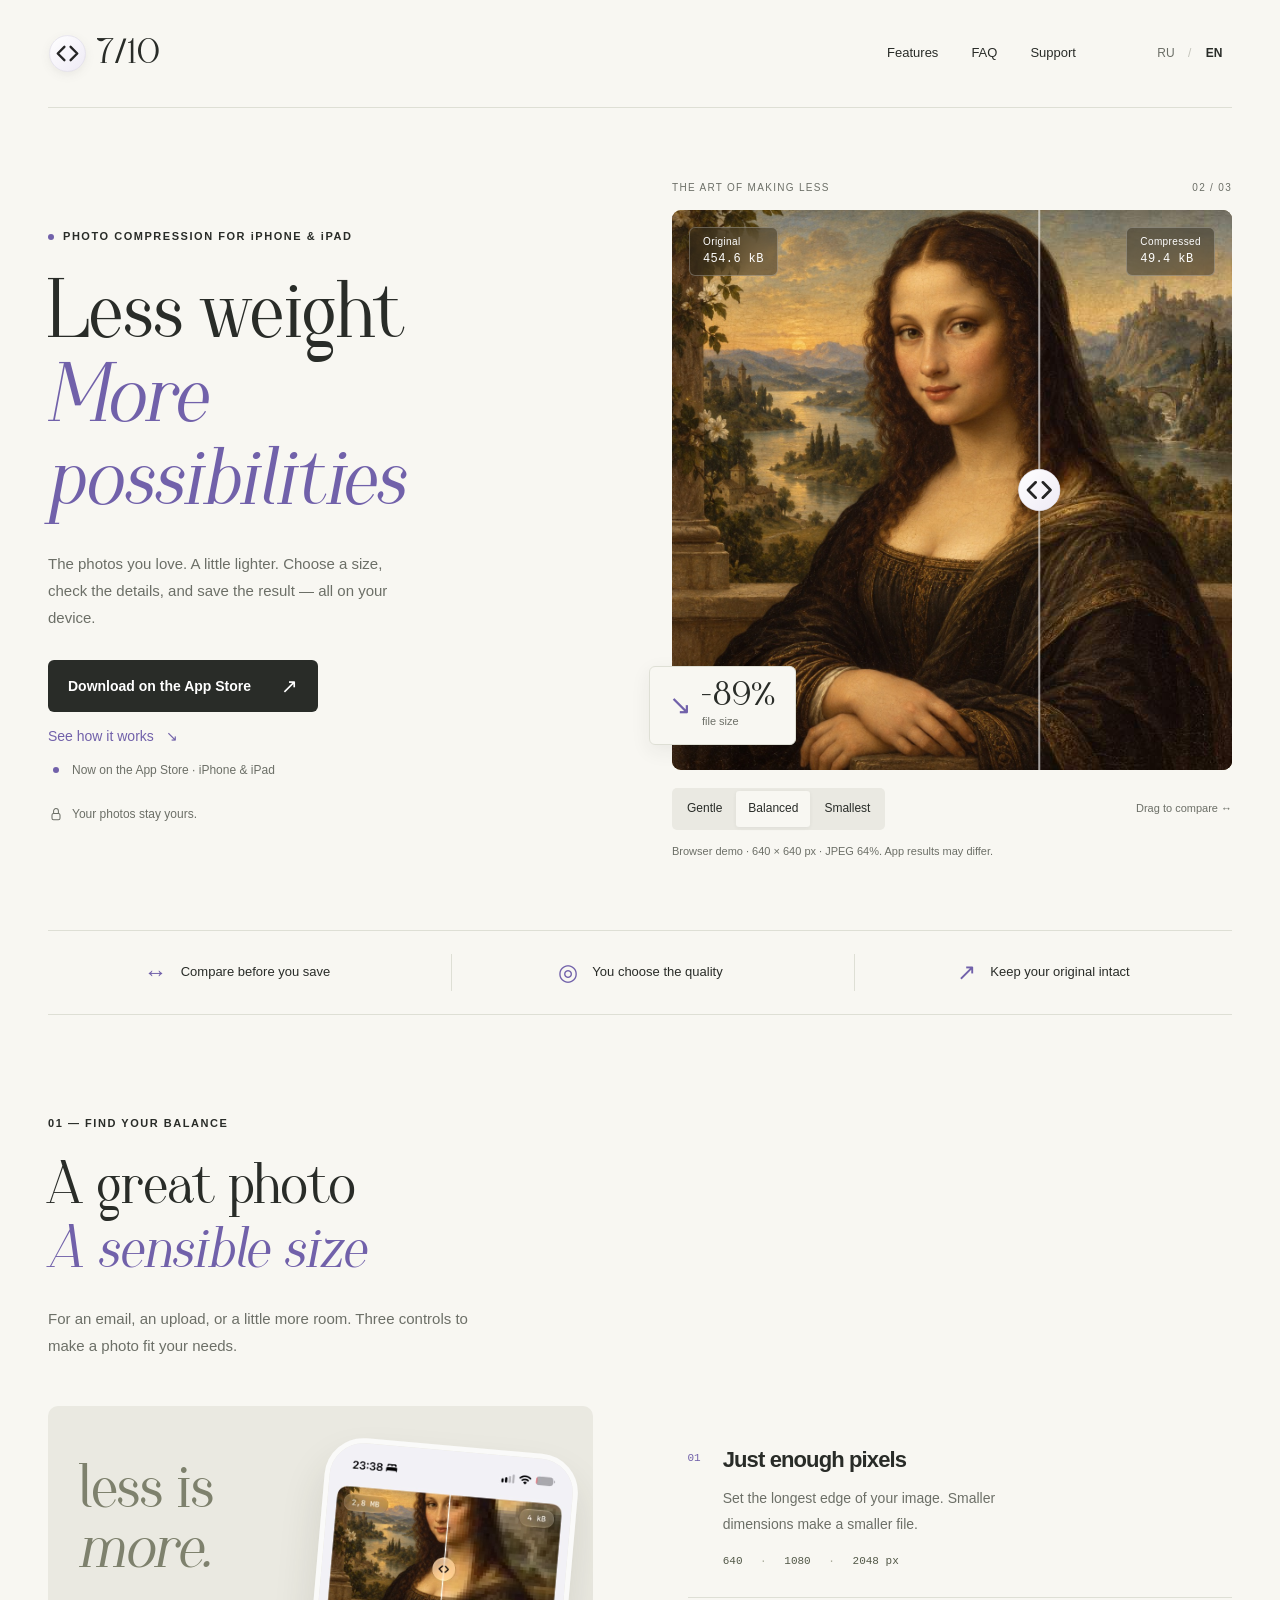
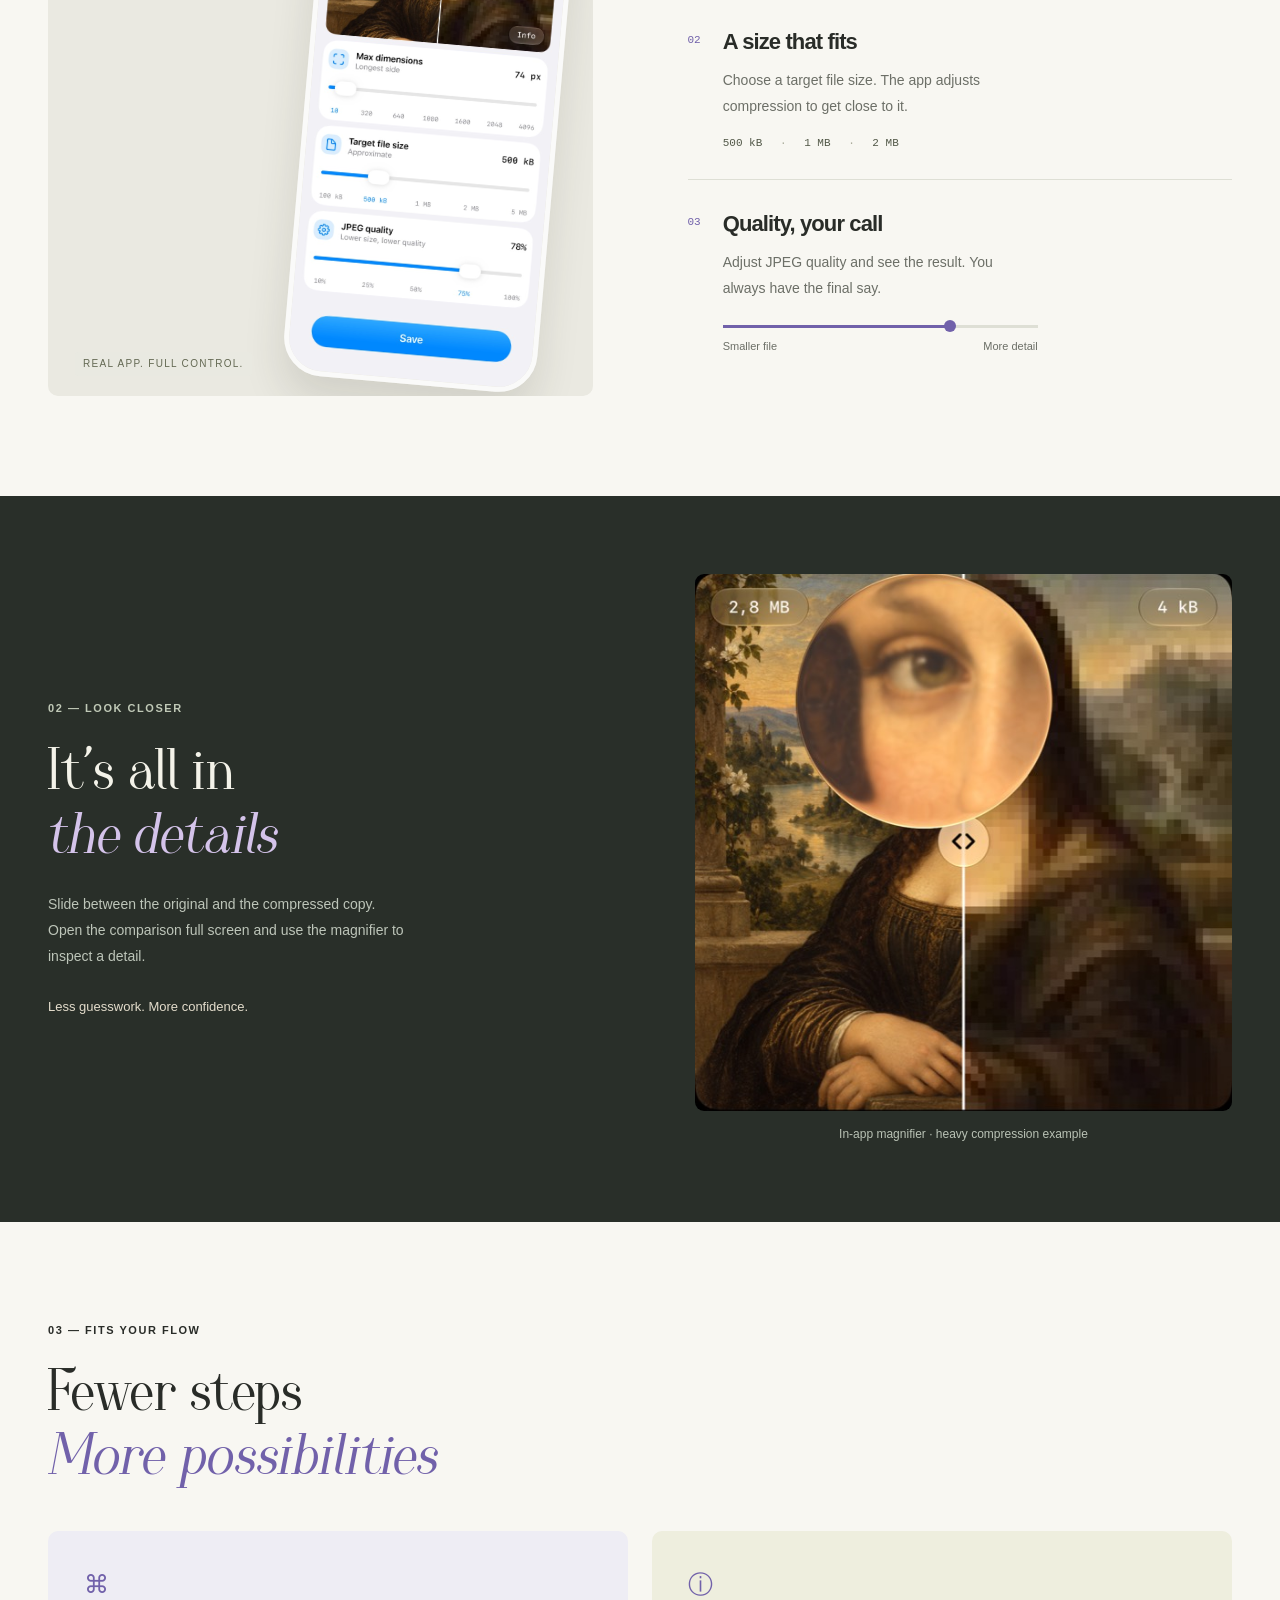
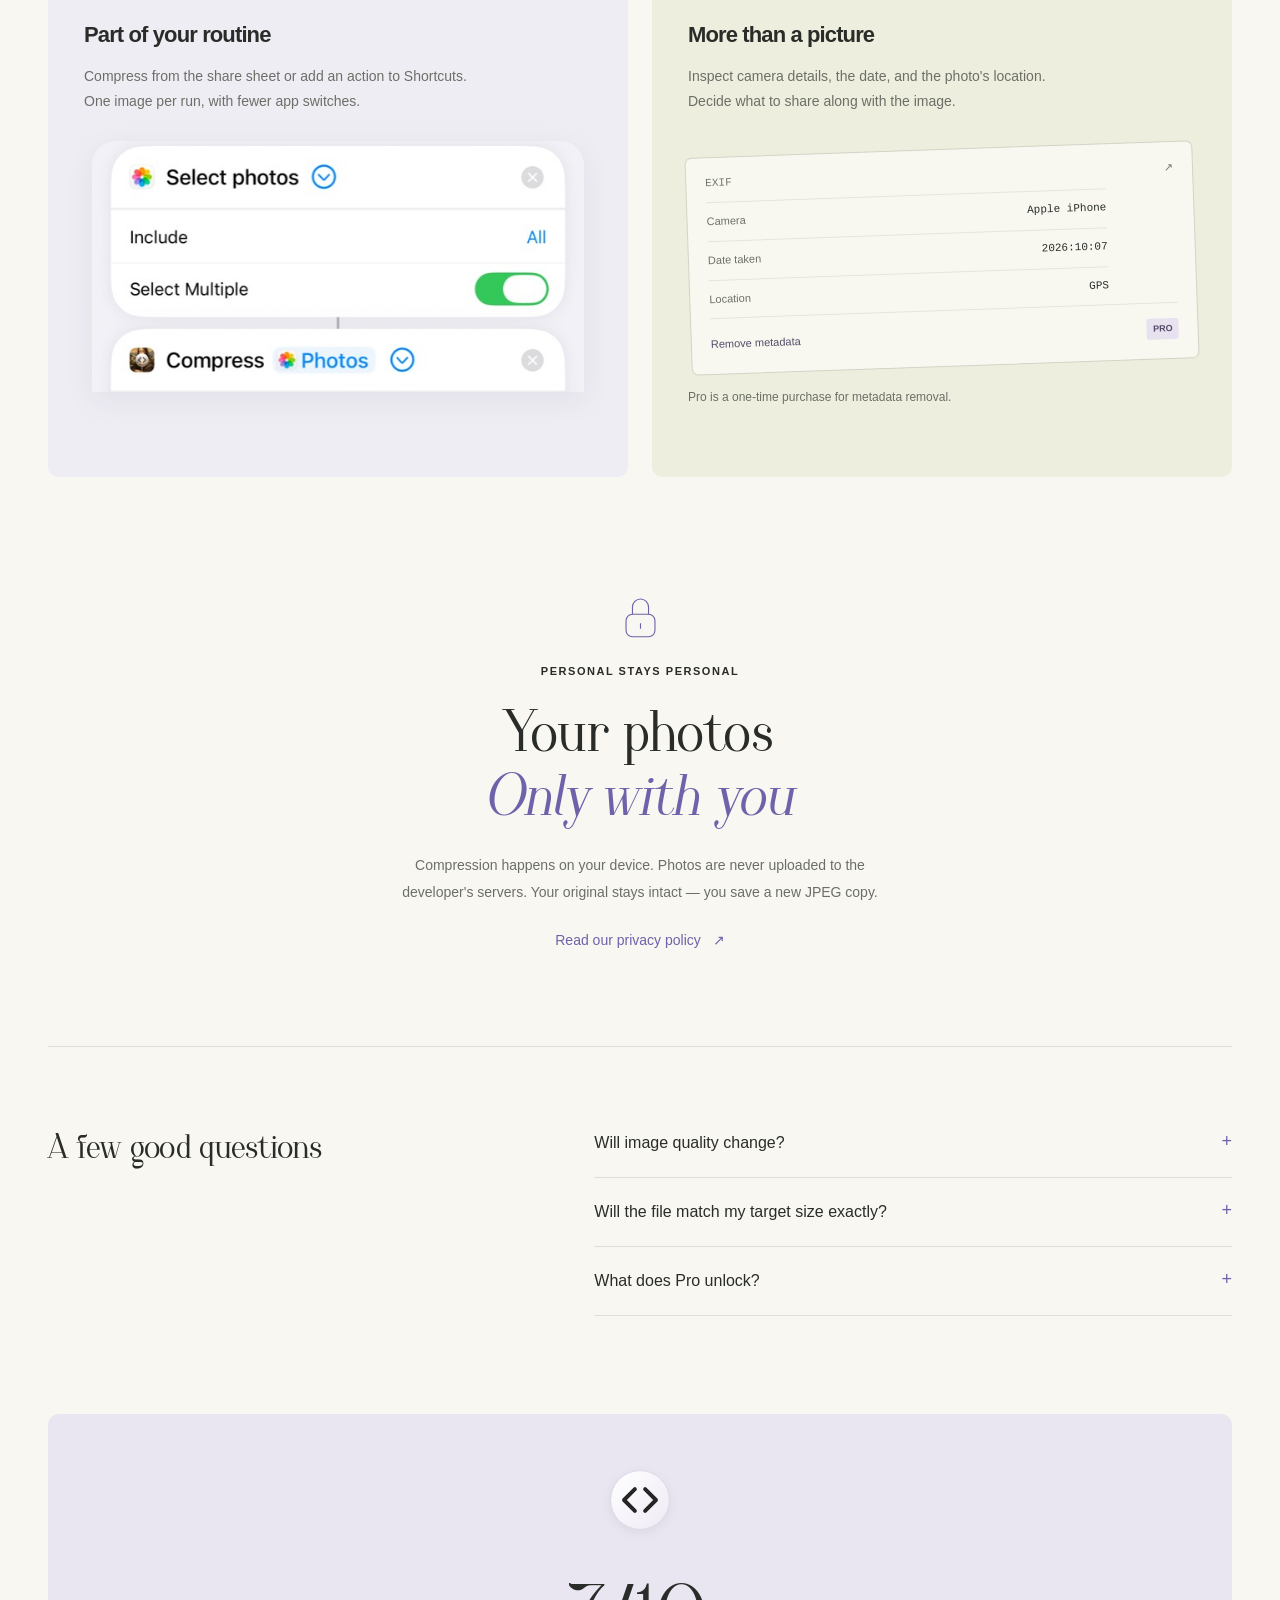
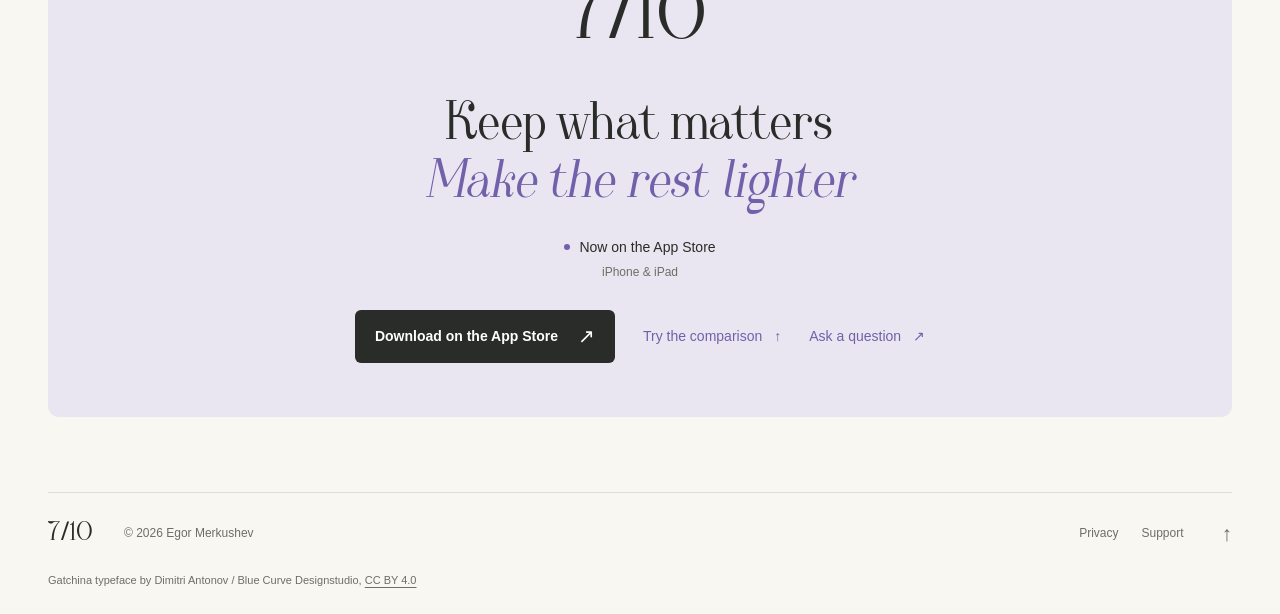
<file: website/7of10/index.html>
<!doctype html>
<html lang="ru">
<head>
  <meta charset="utf-8">
  <meta name="viewport" content="width=device-width, initial-scale=1">
  <meta name="theme-color" content="#f8f7f2">
  <meta name="description" content="7 из 10 — сжимайте фотографии на iPhone и iPad. Настройте размер, сравните детали и сохраните JPEG-копию. Всё на вашем устройстве.">
  <title>7 из 10 — меньше вес, больше свободы</title>
  <link rel="canonical" href="https://egormerkushev.ru/7of10/">
  <link rel="alternate" hreflang="ru" href="https://egormerkushev.ru/7of10/">
  <link rel="alternate" hreflang="en" href="https://egormerkushev.ru/7of10/?lang=en">
  <link rel="alternate" hreflang="x-default" href="https://egormerkushev.ru/7of10/">
  <meta property="og:type" content="website">
  <meta property="og:site_name" content="7 из 10 · 7 of 10">
  <meta property="og:url" content="https://egormerkushev.ru/7of10/">
  <meta property="og:title" content="7 из 10 — фотокомпрессор · 7 of 10 — photo compressor">
  <meta property="og:description" content="Сжимайте фото на iPhone и iPad прямо на устройстве. Compress photos on iPhone and iPad, right on your device.">
  <meta property="og:image" content="https://egormerkushev.ru/7of10/assets/og-image.jpg">
  <meta property="og:image:width" content="1200">
  <meta property="og:image:height" content="630">
  <meta property="og:image:alt" content="7 of 10: original vs compressed portrait, −89% file size">
  <meta property="og:locale" content="ru_RU">
  <meta property="og:locale:alternate" content="en_US">
  <meta name="twitter:card" content="summary_large_image">
  <link rel="icon" type="image/svg+xml" href="assets/favicon.svg?v=2">
  <link rel="apple-touch-icon" href="assets/apple-touch-icon.png?v=2">
  <link rel="preload" as="image" href="assets/mona-lisa.jpg" fetchpriority="high">
  <link rel="preload" as="font" type="font/woff2" href="assets/fonts/gatchina-regular.woff2" crossorigin>
  <link rel="preload" as="font" type="font/woff2" href="assets/fonts/gatchina-italic.woff2" crossorigin>
  <link rel="stylesheet" href="landing.css?v=6">
  <script>
    // Pick the language before first paint so English visitors don't see Russian copy flash.
    (() => {
      let lang = new URLSearchParams(location.search).get('lang');
      if (lang !== 'ru' && lang !== 'en') {
        try { lang = localStorage.getItem('7of10-lang'); } catch (error) { lang = null; }
      }
      if (lang !== 'ru' && lang !== 'en') lang = /^ru|^be|^uk|^kk/i.test(navigator.language || '') ? 'ru' : 'en';
      document.documentElement.lang = lang;
      document.documentElement.classList.add('js');
      if (lang === 'en') document.documentElement.classList.add('lang-pending');
    })();
  </script>
  <script src="landing.js" defer></script>
  <script type="application/ld+json">{"@context": "https://schema.org", "@type": "SoftwareApplication", "name": "7 из 10", "alternateName": "7 of 10", "applicationCategory": "PhotographyApplication", "operatingSystem": "iOS, iPadOS", "description": "Сжимайте фотографии на iPhone и iPad: настройте размер, сравните детали и сохраните JPEG-копию. Всё на вашем устройстве.", "url": "https://egormerkushev.ru/7of10/", "image": "https://egormerkushev.ru/7of10/assets/og-image.jpg", "author": {"@type": "Person", "name": "Egor Merkushev"}, "inLanguage": ["ru", "en"], "installUrl": "https://apps.apple.com/ru/app/7-of-10/id6819879067"}</script>
</head>
<body>
  <a class="skip-link" href="#main" data-ru="К содержимому" data-en="Skip to content">К содержимому</a>
  <header class="header wrap">
    <a class="brand" href="#top" aria-label="7 of 10"><img class="brand-icon" src="assets/favicon.svg?v=2" width="39" height="39" alt="7 of 10"><span class="wordmark" aria-hidden="true">7/10</span></a>
    <nav class="nav" aria-label="Навигация" data-label-ru="Навигация" data-label-en="Navigation">
      <a href="#features" data-ru="Возможности" data-en="Features">Возможности</a>
      <a href="#faq" data-ru="Вопросы" data-en="FAQ">Вопросы</a>
      <a href="support/" data-ru="Поддержка" data-en="Support">Поддержка</a>
    </nav>
    <div class="language" role="group" aria-label="Язык" data-label-ru="Язык" data-label-en="Language"><button type="button" data-language="ru" aria-pressed="true">RU</button><span>/</span><button type="button" data-language="en" aria-pressed="false">EN</button></div>
  </header>
  <main id="main">
    <section class="hero wrap" id="top">
      <div class="hero-copy">
        <p class="eyebrow"><span class="tiny-dot"></span><span data-ru="ФОТОКОМПРЕССОР ДЛЯ iPHONE И iPAD" data-en="PHOTO COMPRESSION FOR iPHONE & iPAD">ФОТОКОМПРЕССОР ДЛЯ iPHONE И iPAD</span></p>
        <h1><span data-ru="Меньше вес" data-en="Less weight">Меньше вес</span><br><em data-ru="Больше" data-en="More">Больше</em><br><em data-ru="свободы" data-en="possibilities">свободы</em></h1>
        <p class="hero-description" data-ru="Любимые фотографии. Только легче. Выбирайте размер, проверяйте детали и сохраняйте результат — всё на вашем устройстве." data-en="The photos you love. A little lighter. Choose a size, check the details, and save the result — all on your device.">Любимые фотографии. Только легче. Выбирайте размер, проверяйте детали и сохраняйте результат — всё на вашем устройстве.</p>
        <div class="hero-actions"><a class="button button-dark" href="https://apps.apple.com/ru/app/7-of-10/id6819879067"><span data-ru="Загрузить в App Store" data-en="Download on the App Store">Загрузить в App Store</span><span aria-hidden="true">↗</span></a><a class="text-link" href="#features"><span data-ru="Как это работает" data-en="See how it works">Как это работает</span><span aria-hidden="true">↘</span></a><a class="availability" href="https://apps.apple.com/ru/app/7-of-10/id6819879067"><span class="tiny-dot pulse" aria-hidden="true"></span><span data-ru="Уже доступно · iPhone и iPad" data-en="Now on the App Store · iPhone & iPad">Уже доступно · iPhone и iPad</span></a></div>
        <p class="hero-footnote"><svg viewBox="0 0 20 20" fill="none" aria-hidden="true"><rect x="5" y="8" width="10" height="8" rx="2"/><path d="M7 8V5a3 3 0 0 1 6 0v3"/></svg><span data-ru="Ваши фото остаются вашими." data-en="Your photos stay yours.">Ваши фото остаются вашими.</span></p>
      </div>
      <div class="hero-demo" id="demo">
        <div class="demo-heading"><span data-ru="ИСКУССТВО УМЕНЬШАТЬ" data-en="THE ART OF MAKING LESS">ИСКУССТВО УМЕНЬШАТЬ</span><span id="preset-counter" aria-hidden="true">02 / 03</span></div>
        <div class="comparison" id="comparison" style="--split:50%">
          <img class="demo-original" id="demo-original" src="assets/mona-lisa.jpg" width="1254" height="1254" alt="Портрет Моны Лизы — оригинал для сравнения" data-alt-ru="Портрет Моны Лизы — оригинал для сравнения" data-alt-en="Mona Lisa portrait — original for comparison" fetchpriority="high">
          <img class="demo-compressed" id="demo-compressed" width="1254" height="1254" alt="" hidden>
          <div class="image-label image-label-original"><span data-ru="Оригинал" data-en="Original">Оригинал</span><strong id="original-size">JPEG</strong></div>
          <div class="image-label image-label-result" hidden><span data-ru="Результат" data-en="Compressed">Результат</span><strong id="compressed-size">—</strong></div>
          <div class="comparison-divider" hidden><span aria-hidden="true"><img src="assets/favicon.svg?v=2" width="45" height="45" alt=""></span></div>
          <input id="comparison-range" type="range" min="0" max="100" value="50" aria-label="Положение разделителя сравнения" data-label-ru="Положение разделителя сравнения" data-label-en="Before and after comparison position" hidden>
          <div class="saving" hidden><span class="saving-arrow" aria-hidden="true">↘</span><strong id="saving-percent">—</strong><span data-ru="к размеру файла" data-en="file size">к размеру файла</span></div>
        </div>
        <div class="demo-controls" hidden><div class="presets" role="group" aria-label="Степень сжатия" data-label-ru="Степень сжатия" data-label-en="Compression level"><button type="button" data-preset="gentle" aria-pressed="false" data-ru="Бережно" data-en="Gentle">Бережно</button><button type="button" data-preset="balanced" aria-pressed="true" data-ru="Баланс" data-en="Balanced">Баланс</button><button type="button" data-preset="small" aria-pressed="false" data-ru="Минимум" data-en="Smallest">Минимум</button></div><span class="demo-hint" data-ru="Потяните разделитель ↔" data-en="Drag to compare ↔">Потяните разделитель ↔</span></div>
        <p class="demo-note" id="demo-note" aria-live="polite" data-ru="Одна фотография. Много возможностей." data-en="One photo. Many possibilities.">Одна фотография. Много возможностей.</p>
        <noscript><p class="demo-note">Для интерактивного сравнения включите JavaScript. / Enable JavaScript to compare images.</p></noscript>
      </div>
    </section>
    <div class="benefit-strip wrap"><span><i aria-hidden="true">↔</i><span data-ru="Сравнивайте до сохранения" data-en="Compare before you save">Сравнивайте до сохранения</span></span><span><i aria-hidden="true">◎</i><span data-ru="Управляйте качеством" data-en="You choose the quality">Управляйте качеством</span></span><span><i aria-hidden="true">↗</i><span data-ru="Сохраняйте отдельную копию" data-en="Keep your original intact">Сохраняйте отдельную копию</span></span></div>
    <section class="control-section wrap section" id="features">
      <div class="section-intro reveal"><p class="eyebrow" data-ru="01 — ВАШ ИДЕАЛЬНЫЙ БАЛАНС" data-en="01 — FIND YOUR BALANCE">01 — ВАШ ИДЕАЛЬНЫЙ БАЛАНС</p><h2><span data-ru="Хорошее фото" data-en="A great photo">Хорошее фото</span><br><em data-ru="Разумный размер" data-en="A sensible size">Разумный размер</em></h2><p data-ru="Для письма, анкеты или просто свободного места. Три настройки, чтобы фотография подошла под вашу задачу." data-en="For an email, an upload, or a little more room. Three controls to make a photo fit your needs.">Для письма, анкеты или просто свободного места. Три настройки, чтобы фотография подошла под вашу задачу.</p></div>
      <div class="controls-layout">
        <div class="app-stage reveal"><span class="stage-word" aria-hidden="true">less is<br><em>more.</em></span><img src="assets/compression-screen.jpg" width="589" height="1280" loading="lazy" alt="Экран приложения с настройками размера, веса и качества JPEG" data-alt-ru="Экран приложения с настройками размера, веса и качества JPEG" data-alt-en="App screen showing dimensions, target file size, and JPEG quality controls"><span class="stage-caption" data-ru="РЕАЛЬНЫЙ ЭКРАН. ПОЛНЫЙ КОНТРОЛЬ." data-en="REAL APP. FULL CONTROL.">РЕАЛЬНЫЙ ЭКРАН. ПОЛНЫЙ КОНТРОЛЬ.</span></div>
        <div class="control-list reveal"><article><span class="control-number">01</span><div><h3 data-ru="Пиксели по делу" data-en="Just enough pixels">Пиксели по делу</h3><p data-ru="Задайте максимальную сторону изображения. Меньше разрешение — меньше файл." data-en="Set the longest edge of your image. Smaller dimensions make a smaller file.">Задайте максимальную сторону изображения. Меньше разрешение — меньше файл.</p><span class="control-example">640 <span>·</span> 1080 <span>·</span> 2048 px</span></div></article><article><span class="control-number">02</span><div><h3 data-ru="Вес под задачу" data-en="A size that fits">Вес под задачу</h3><p data-ru="Укажите желаемый размер файла. Приложение подберёт сжатие, чтобы приблизиться к цели." data-en="Choose a target file size. The app adjusts compression to get close to it.">Укажите желаемый размер файла. Приложение подберёт сжатие, чтобы приблизиться к цели.</p><span class="control-example">500 kB <span>·</span> 1 MB <span>·</span> 2 MB</span></div></article><article><span class="control-number">03</span><div><h3 data-ru="Качество на ваш вкус" data-en="Quality, your call">Качество на ваш вкус</h3><p data-ru="Настройте качество JPEG и сразу оцените результат. Последнее слово всегда за вами." data-en="Adjust JPEG quality and see the result. You always have the final say.">Настройте качество JPEG и сразу оцените результат. Последнее слово всегда за вами.</p><div class="quality-line" aria-hidden="true"><span></span><i></i></div><div class="quality-labels"><span data-ru="Меньше файл" data-en="Smaller file">Меньше файл</span><span data-ru="Больше деталей" data-en="More detail">Больше деталей</span></div></div></article></div>
      </div>
    </section>
    <section class="detail-section"><div class="wrap detail-layout"><div class="detail-copy reveal"><p class="eyebrow" data-ru="02 — ПРИСМОТРИТЕСЬ" data-en="02 — LOOK CLOSER">02 — ПРИСМОТРИТЕСЬ</p><h2><span data-ru="Всё дело" data-en="It's all in">Всё дело</span><br><em data-ru="в деталях" data-en="the details">в деталях</em></h2><p data-ru="Проведите границу между оригиналом и сжатой копией. Откройте сравнение на весь экран и рассмотрите нужный фрагмент под лупой." data-en="Slide between the original and the compressed copy. Open the comparison full screen and use the magnifier to inspect a detail.">Проведите границу между оригиналом и сжатой копией. Откройте сравнение на весь экран и рассмотрите нужный фрагмент под лупой.</p><span class="detail-note" data-ru="Меньше догадок. Больше уверенности." data-en="Less guesswork. More confidence.">Меньше догадок. Больше уверенности.</span></div><figure class="detail-figure reveal"><div class="detail-crop"><img src="assets/detail-screen.jpg" width="589" height="1280" loading="lazy" alt="Полноэкранное сравнение в приложении с лупой на глазе портрета" data-alt-ru="Полноэкранное сравнение в приложении с лупой на глазе портрета" data-alt-en="In-app comparison with a magnifier over the portrait's eye"></div><figcaption data-ru="Лупа в приложении · пример сильного сжатия" data-en="In-app magnifier · heavy compression example">Лупа в приложении · пример сильного сжатия</figcaption></figure></div></section>
    <section class="workflow-section wrap section"><div class="section-intro reveal"><p class="eyebrow" data-ru="03 — В ВАШЕМ РИТМЕ" data-en="03 — FITS YOUR FLOW">03 — В ВАШЕМ РИТМЕ</p><h2><span data-ru="Меньше действий" data-en="Fewer steps">Меньше действий</span><br><em data-ru="Больше пользы" data-en="More possibilities">Больше пользы</em></h2></div><div class="feature-pair"><article class="shortcut-card reveal"><div><span class="feature-symbol" aria-hidden="true">⌘</span><h3 data-ru="Встроится в привычки" data-en="Part of your routine">Встроится в привычки</h3><p data-ru="Сжимайте фото из меню «Поделиться» или добавьте действие в Shortcuts. Один снимок за запуск, без лишних переходов." data-en="Compress from the share sheet or add an action to Shortcuts. One image per run, with fewer app switches.">Сжимайте фото из меню «Поделиться» или добавьте действие в Shortcuts. Один снимок за запуск, без лишних переходов.</p></div><div class="shortcut-image"><img src="assets/shortcuts-screen.jpg" width="589" height="1280" loading="lazy" alt="Действие Compress Image в Apple Shortcuts" data-alt-ru="Действие Compress Image в Apple Shortcuts" data-alt-en="Compress Image action in Apple Shortcuts"></div></article><article class="metadata-card reveal"><div><span class="feature-symbol" aria-hidden="true">ⓘ</span><h3 data-ru="Не только изображение" data-en="More than a picture">Не только изображение</h3><p data-ru="Посмотрите данные камеры, дату и координаты съёмки. Решайте, чем делиться вместе с фотографией." data-en="Inspect camera details, the date, and the photo's location. Decide what to share along with the image.">Посмотрите данные камеры, дату и координаты съёмки. Решайте, чем делиться вместе с фотографией.</p></div><div class="metadata-illustration" aria-hidden="true"><div><span>EXIF</span><span>↗</span></div><p><span data-ru="Камера" data-en="Camera">Камера</span><span>Apple iPhone</span></p><p><span data-ru="Дата съёмки" data-en="Date taken">Дата съёмки</span><span>2026:10:07</span></p><p><span data-ru="Геопозиция" data-en="Location">Геопозиция</span><span>GPS</span></p><div class="metadata-remove"><span data-ru="Удаление метаданных" data-en="Remove metadata">Удаление метаданных</span><strong>PRO</strong></div></div><p class="pro-note" data-ru="Pro — разовая покупка для удаления метаданных." data-en="Pro is a one-time purchase for metadata removal.">Pro — разовая покупка для удаления метаданных.</p></article></div></section>
    <section class="privacy-section wrap reveal" id="privacy"><svg class="privacy-lock" viewBox="0 0 48 56" fill="none" aria-hidden="true"><rect x="6" y="24" width="36" height="28" rx="8"/><path d="M14 24V15a10 10 0 0 1 20 0v9M24 35v7"/></svg><p class="eyebrow" data-ru="ЛИЧНОЕ ОСТАЁТСЯ ЛИЧНЫМ" data-en="PERSONAL STAYS PERSONAL">ЛИЧНОЕ ОСТАЁТСЯ ЛИЧНЫМ</p><h2><span data-ru="Ваши фотографии" data-en="Your photos">Ваши фотографии</span><br><em data-ru="Только у вас" data-en="Only with you">Только у вас</em></h2><p data-ru="Сжатие происходит на устройстве. Фотографии не отправляются на серверы разработчика. Оригинал остаётся на месте — вы сохраняете новую JPEG-копию." data-en="Compression happens on your device. Photos are never uploaded to the developer's servers. Your original stays intact — you save a new JPEG copy.">Сжатие происходит на устройстве. Фотографии не отправляются на серверы разработчика. Оригинал остаётся на месте — вы сохраняете новую JPEG-копию.</p><a class="text-link" href="privacy/"><span data-ru="О конфиденциальности" data-en="Read our privacy policy">О конфиденциальности</span><span aria-hidden="true">↗</span></a></section>
    <section class="faq-section wrap" id="faq"><h2 data-ru="Кстати, о главном" data-en="A few good questions">Кстати, о главном</h2><div><details><summary data-ru="Качество фотографии изменится?" data-en="Will image quality change?">Качество фотографии изменится?</summary><p data-ru="JPEG использует сжатие с потерями. Чем меньше размер и ниже качество, тем заметнее изменения. Сравнение и лупа помогают выбрать подходящий баланс перед сохранением." data-en="JPEG uses lossy compression. Lower dimensions and quality can make changes more visible. The comparison and magnifier help you choose a balance before saving.">JPEG использует сжатие с потерями. Чем меньше размер и ниже качество, тем заметнее изменения. Сравнение и лупа помогают выбрать подходящий баланс перед сохранением.</p></details><details><summary data-ru="Размер файла будет точно таким, как я задам?" data-en="Will the file match my target size exactly?">Размер файла будет точно таким, как я задам?</summary><p data-ru="Целевой размер приблизительный. Результат зависит от содержимого фотографии, разрешения и выбранного качества JPEG. Фактический размер можно проверить до сохранения." data-en="The target is approximate. The result depends on the photo's content, dimensions, and JPEG quality. You can check the actual size before saving.">Целевой размер приблизительный. Результат зависит от содержимого фотографии, разрешения и выбранного качества JPEG. Фактический размер можно проверить до сохранения.</p></details><details><summary data-ru="Для чего нужна покупка Pro?" data-en="What does Pro unlock?">Для чего нужна покупка Pro?</summary><p data-ru="Сжатие, сравнение и сохранение доступны без Pro. Разовая покупка открывает удаление метаданных, в том числе через действие Shortcuts." data-en="Compression, comparison, and saving work without Pro. A one-time purchase unlocks metadata removal, including through the Shortcuts action.">Сжатие, сравнение и сохранение доступны без Pro. Разовая покупка открывает удаление метаданных, в том числе через действие Shortcuts.</p></details></div></section>
    <section class="closing wrap reveal"><img class="brand-icon" src="assets/favicon.svg?v=2" width="39" height="39" alt="" aria-hidden="true"><p class="closing-wordmark" aria-label="7 of 10"><span class="wordmark" aria-hidden="true">7/10</span></p><h2><span data-ru="Оставьте главное" data-en="Keep what matters">Оставьте главное</span><br><em data-ru="Уменьшите остальное" data-en="Make the rest lighter">Уменьшите остальное</em></h2><a class="store-link" href="https://apps.apple.com/ru/app/7-of-10/id6819879067"><span class="tiny-dot"></span><span data-ru="Уже доступно в App Store" data-en="Now on the App Store">Уже доступно в App Store</span></a><span class="platforms">iPhone & iPad</span><div class="closing-actions"><a class="button button-dark" href="https://apps.apple.com/ru/app/7-of-10/id6819879067"><span data-ru="Загрузить в App Store" data-en="Download on the App Store">Загрузить в App Store</span><span aria-hidden="true">↗</span></a><a class="text-link" href="#demo"><span data-ru="Попробовать сравнение" data-en="Try the comparison">Попробовать сравнение</span><span aria-hidden="true">↑</span></a><a class="text-link" href="support/"><span data-ru="Задать вопрос" data-en="Ask a question">Задать вопрос</span><span aria-hidden="true">↗</span></a></div></section>
  </main>
  <footer class="footer wrap"><a class="brand" href="#top" aria-label="7 of 10"><span class="wordmark" aria-hidden="true">7/10</span></a><span>© 2026 Egor Merkushev</span><div><a href="privacy/" data-ru="Конфиденциальность" data-en="Privacy">Конфиденциальность</a><a href="support/" data-ru="Поддержка" data-en="Support">Поддержка</a><a href="#top" aria-label="Наверх" data-label-ru="Наверх" data-label-en="Back to top">↑</a></div><p class="font-credit"><span data-ru="Шрифт Gatchina — Дмитрий Антонов / Синяя Кривая," data-en="Gatchina typeface by Dimitri Antonov / Blue Curve Designstudio,">Шрифт Gatchina — Дмитрий Антонов / Синяя Кривая,</span> <a href="https://creativecommons.org/licenses/by/4.0/" rel="license noopener">CC BY 4.0</a></p></footer>
</body>
</html>
</file>
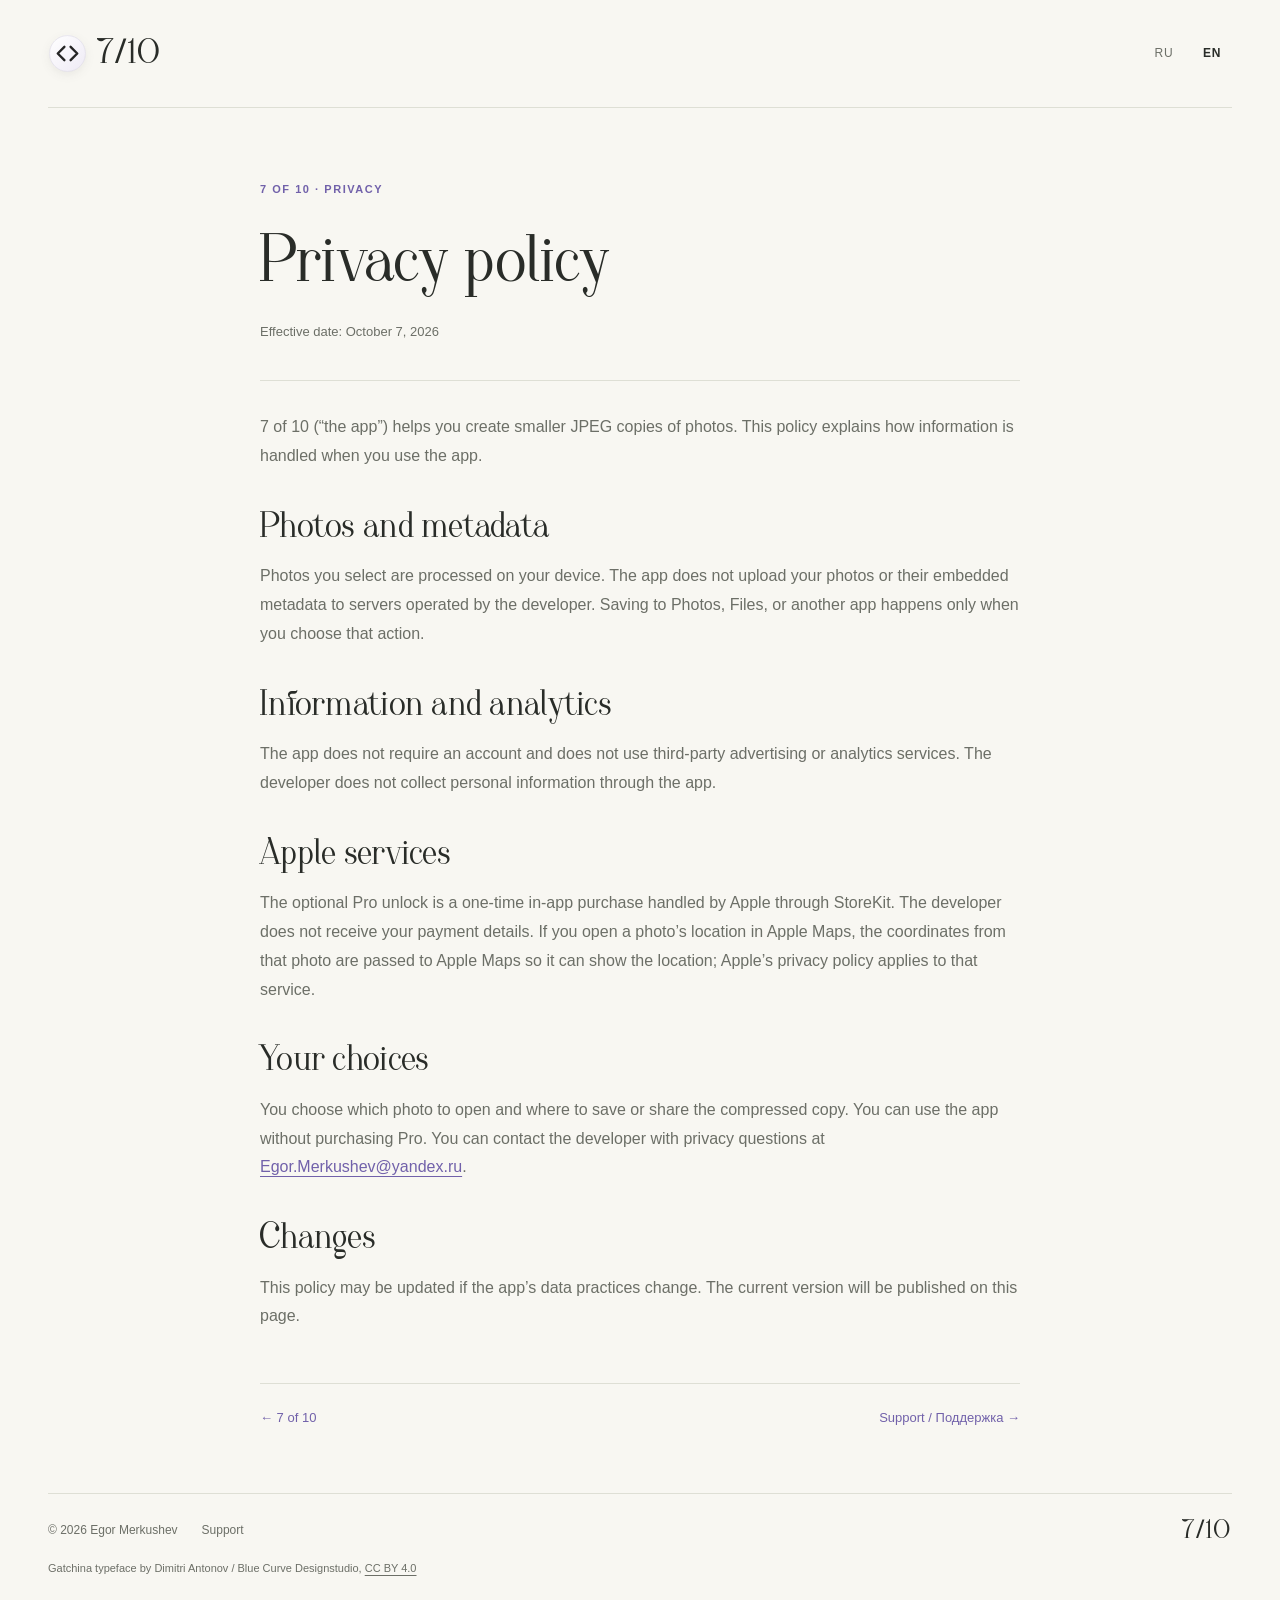
<file: website/7of10/privacy/index.html>
<!doctype html>
<html lang="en">
<head>
  <meta charset="utf-8">
  <meta name="viewport" content="width=device-width, initial-scale=1">
  <meta name="theme-color" content="#f8f7f2">
  <meta name="description" content="Privacy policy for 7 of 10 photo compression app.">
  <title>Privacy — 7 of 10</title>
  <link rel="icon" type="image/svg+xml" href="../assets/favicon.svg?v=2">
  <link rel="stylesheet" href="../styles.css?v=3">
  <link rel="preload" as="font" type="font/woff2" href="../assets/fonts/gatchina-regular.woff2" crossorigin>
  <link rel="preload" as="font" type="font/woff2" href="../assets/fonts/gatchina-italic.woff2" crossorigin>
  <script src="../legal-language.js?v=2" defer></script>
</head>
<body>
  <header class="topbar"><a class="brand" href="../" aria-label="7 of 10"><img class="brand-mark" src="../assets/favicon.svg?v=2" width="36" height="36" alt="7 of 10"><span class="wordmark" aria-hidden="true">7/10</span></a><nav class="language" aria-label="Language"><a href="#ru" lang="ru">RU</a><a href="#en" lang="en" aria-current="true">EN</a></nav></header>
  <main class="legal-page">
    <p class="eyebrow">7 OF 10 · PRIVACY</p>
    <h1 data-ru="Политика конфиденциальности" data-en="Privacy policy">Privacy policy</h1>
    <p class="updated" data-ru="Дата вступления в силу: 7 октября 2026 года." data-en="Effective date: October 7, 2026">Effective date: October 7, 2026</p>
    <article id="en" lang="en">
      <p>7 of 10 (“the app”) helps you create smaller JPEG copies of photos. This policy explains how information is handled when you use the app.</p>
      <h2>Photos and metadata</h2>
      <p>Photos you select are processed on your device. The app does not upload your photos or their embedded metadata to servers operated by the developer. Saving to Photos, Files, or another app happens only when you choose that action.</p>
      <h2>Information and analytics</h2>
      <p>The app does not require an account and does not use third-party advertising or analytics services. The developer does not collect personal information through the app.</p>
      <h2>Apple services</h2>
      <p>The optional Pro unlock is a one-time in-app purchase handled by Apple through StoreKit. The developer does not receive your payment details. If you open a photo’s location in Apple Maps, the coordinates from that photo are passed to Apple Maps so it can show the location; Apple’s privacy policy applies to that service.</p>
      <h2>Your choices</h2>
      <p>You choose which photo to open and where to save or share the compressed copy. You can use the app without purchasing Pro. You can contact the developer with privacy questions at <a href="mailto:Egor.Merkushev@yandex.ru">Egor.Merkushev@yandex.ru</a>.</p>
      <h2>Changes</h2>
      <p>This policy may be updated if the app’s data practices change. The current version will be published on this page.</p>
    </article>
    <article id="ru" lang="ru">
      <p>«7 из 10» («приложение») создаёт уменьшенные JPEG-копии фотографий. Здесь описано, как обрабатывается информация при использовании приложения.</p>
      <h2>Фотографии и метаданные</h2>
      <p>Выбранные фотографии обрабатываются на устройстве. Приложение не загружает фотографии и встроенные в них метаданные на серверы разработчика. Сохранение в Фото, Файлы или другое приложение происходит только по вашему действию.</p>
      <h2>Информация и аналитика</h2>
      <p>Для приложения не нужна учётная запись. В нём нет сторонней рекламы и аналитических сервисов. Разработчик не собирает персональные данные через приложение.</p>
      <h2>Сервисы Apple</h2>
      <p>Необязательная разовая покупка Pro обрабатывается Apple через StoreKit. Разработчик не получает платёжные реквизиты. Если открыть координаты фотографии в Apple Maps, приложение передаст координаты этому сервису для показа места; к Apple Maps применяется политика конфиденциальности Apple.</p>
      <h2>Ваш выбор</h2>
      <p>Вы выбираете фотографию, а также место сохранения или приложение для отправки сжатой копии. Приложением можно пользоваться без покупки Pro. По вопросам конфиденциальности пишите на <a href="mailto:Egor.Merkushev@yandex.ru">Egor.Merkushev@yandex.ru</a>.</p>
      <h2>Изменения политики</h2>
      <p>Если способы обработки данных изменятся, политика будет обновлена. Актуальная версия всегда находится на этой странице.</p>
    </article>
    <p class="legal-back"><a href="../">← 7 of 10</a> <a href="../support/">Support / Поддержка →</a></p>
  </main>
  <footer><span>© 2026 Egor Merkushev</span><a href="../support/">Support</a><span class="footer-note wordmark" role="img" aria-label="7 of 10"><span aria-hidden="true">7/10</span></span><p class="font-credit"><span data-ru="Шрифт Gatchina — Дмитрий Антонов / Синяя Кривая," data-en="Gatchina typeface by Dimitri Antonov / Blue Curve Designstudio,">Gatchina typeface by Dimitri Antonov / Blue Curve Designstudio,</span> <a href="https://creativecommons.org/licenses/by/4.0/" rel="license noopener">CC BY 4.0</a></p></footer>
</body>
</html>
</file>
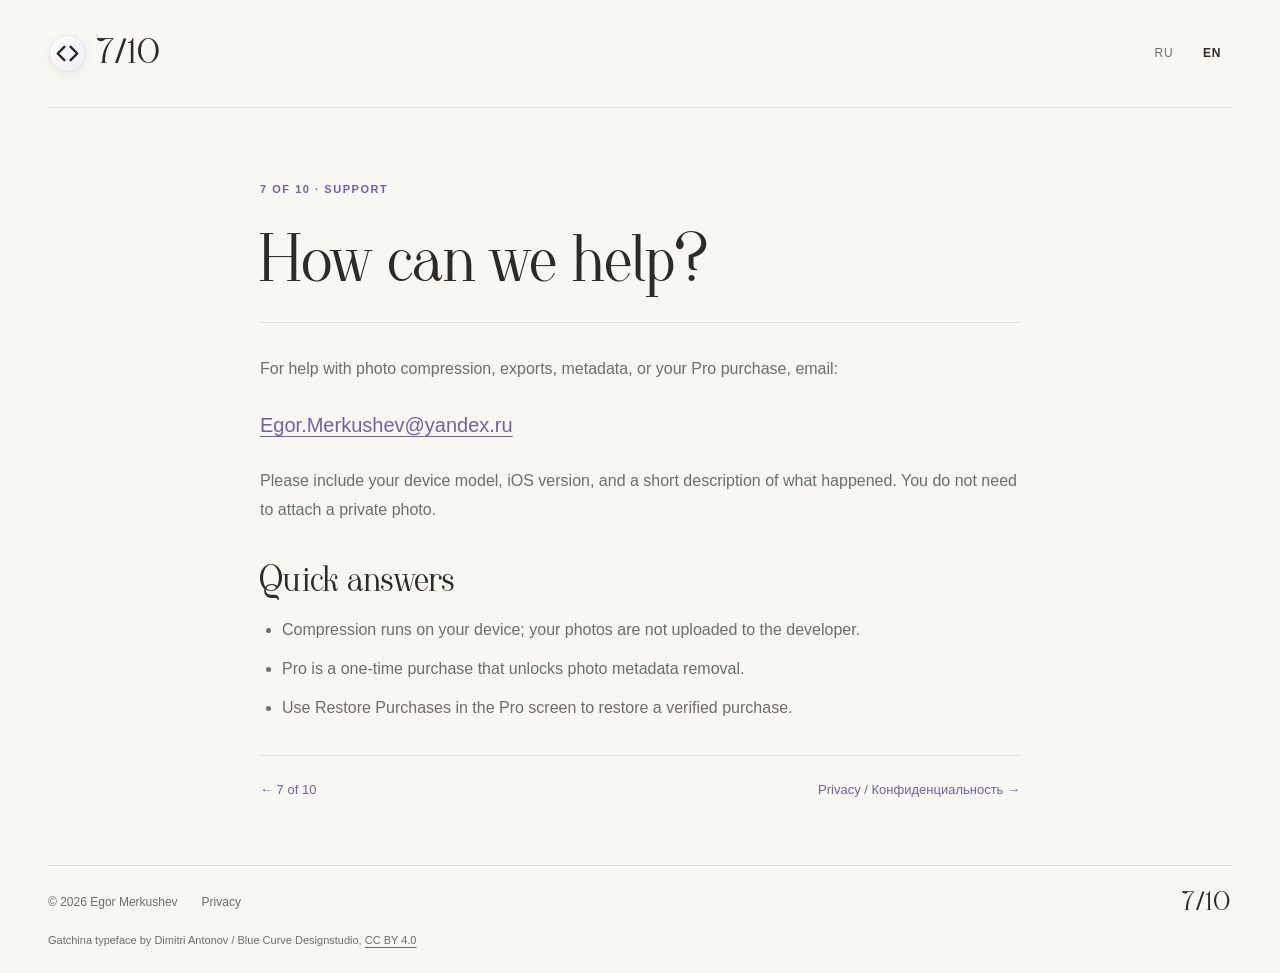
<file: website/7of10/support/index.html>
<!doctype html>
<html lang="en">
<head>
  <meta charset="utf-8">
  <meta name="viewport" content="width=device-width, initial-scale=1">
  <meta name="theme-color" content="#f8f7f2">
  <meta name="description" content="Support for 7 of 10 photo compression app.">
  <title>Support — 7 of 10</title>
  <link rel="icon" type="image/svg+xml" href="../assets/favicon.svg?v=2">
  <link rel="stylesheet" href="../styles.css?v=3">
  <link rel="preload" as="font" type="font/woff2" href="../assets/fonts/gatchina-regular.woff2" crossorigin>
  <link rel="preload" as="font" type="font/woff2" href="../assets/fonts/gatchina-italic.woff2" crossorigin>
  <script src="../legal-language.js?v=2" defer></script>
</head>
<body>
  <header class="topbar"><a class="brand" href="../" aria-label="7 of 10"><img class="brand-mark" src="../assets/favicon.svg?v=2" width="36" height="36" alt="7 of 10"><span class="wordmark" aria-hidden="true">7/10</span></a><nav class="language" aria-label="Language"><a href="#ru" lang="ru">RU</a><a href="#en" lang="en" aria-current="true">EN</a></nav></header>
  <main class="legal-page support-page">
    <p class="eyebrow">7 OF 10 · SUPPORT</p>
    <h1 data-ru="Чем можем помочь?" data-en="How can we help?">How can we help?</h1>
    <article id="en" lang="en">
      <p>For help with photo compression, exports, metadata, or your Pro purchase, email:</p>
      <p class="support-email"><a href="mailto:Egor.Merkushev@yandex.ru">Egor.Merkushev@yandex.ru</a></p>
      <p>Please include your device model, iOS version, and a short description of what happened. You do not need to attach a private photo.</p>
      <h2>Quick answers</h2>
      <ul><li>Compression runs on your device; your photos are not uploaded to the developer.</li><li>Pro is a one-time purchase that unlocks photo metadata removal.</li><li>Use Restore Purchases in the Pro screen to restore a verified purchase.</li></ul>
    </article>
    <article id="ru" lang="ru">
      <h2>Поддержка</h2>
      <p>Если нужна помощь со сжатием, экспортом, метаданными или покупкой Pro, напишите:</p>
      <p class="support-email"><a href="mailto:Egor.Merkushev@yandex.ru">Egor.Merkushev@yandex.ru</a></p>
      <p>Укажите модель устройства, версию iOS и коротко опишите проблему. Необязательно прикладывать личную фотографию.</p>
      <h2>Коротко о приложении</h2>
      <ul><li>Сжатие выполняется на устройстве; фотографии не загружаются разработчику.</li><li>Pro — разовая покупка, которая открывает удаление метаданных из фото.</li><li>Чтобы восстановить подтверждённую покупку, используйте «Restore Purchases» на экране Pro.</li></ul>
    </article>
    <p class="legal-back"><a href="../">← 7 of 10</a> <a href="../privacy/">Privacy / Конфиденциальность →</a></p>
  </main>
  <footer><span>© 2026 Egor Merkushev</span><a href="../privacy/">Privacy</a><span class="footer-note wordmark" role="img" aria-label="7 of 10"><span aria-hidden="true">7/10</span></span><p class="font-credit"><span data-ru="Шрифт Gatchina — Дмитрий Антонов / Синяя Кривая," data-en="Gatchina typeface by Dimitri Antonov / Blue Curve Designstudio,">Gatchina typeface by Dimitri Antonov / Blue Curve Designstudio,</span> <a href="https://creativecommons.org/licenses/by/4.0/" rel="license noopener">CC BY 4.0</a></p></footer>
</body>
</html>
</file>
<file: website/7of10/landing.css>
@font-face{font-family:Gatchina;src:url(assets/fonts/gatchina-regular.woff2) format('woff2');font-weight:400;font-style:normal;font-display:swap}
@font-face{font-family:Gatchina;src:url(assets/fonts/gatchina-italic.woff2) format('woff2');font-weight:400;font-style:italic;font-display:swap}
:root{color-scheme:light;--paper:#f8f7f2;--ink:#292c28;--muted:#6c6f67;--line:#dedfd5;--purple:#7161aa;--serif:Gatchina,Georgia,'Times New Roman',serif;--sans:-apple-system,BlinkMacSystemFont,'Segoe UI',sans-serif}
*{box-sizing:border-box}html{scroll-behavior:smooth;scroll-padding-top:32px}body{margin:0;background:var(--paper);color:var(--ink);font:16px/1.6 var(--sans);-webkit-font-smoothing:antialiased}a{color:inherit;text-decoration:none}button,input{font:inherit}button,a,input,summary{-webkit-tap-highlight-color:transparent}button{color:inherit;cursor:pointer}button:focus-visible,a:focus-visible,input:focus-visible,summary:focus-visible{outline:3px solid var(--purple);outline-offset:5px}button{border:0}img{display:block;max-width:100%}h1,h2,h3,p,figure{margin:0}h1,h2{font-family:var(--serif);font-weight:400;letter-spacing:-.02em}h2{font-size:clamp(40px,4.6vw,62px);line-height:1.08}h1 em,h2 em{font-weight:400;color:var(--purple)}[hidden]{display:none!important}.wrap{width:min(1200px,calc(100% - 96px));margin-inline:auto}.skip-link{position:fixed;z-index:20;top:8px;left:8px;background:var(--ink);color:white;padding:12px;transform:translateY(-160%)}.skip-link:focus{transform:none}.header{height:108px;display:flex;align-items:center;border-bottom:1px solid var(--line);gap:32px}.brand{display:inline-flex;align-items:center;gap:10px;font-size:23px;font-weight:650;letter-spacing:-1px;white-space:nowrap}.brand-icon{width:39px;height:39px;display:block;flex-shrink:0;filter:drop-shadow(0 3px 5px #292c2812)}.brand-dot{font-size:10px;align-self:flex-start;padding-top:4px;margin-left:-7px}.nav{display:flex;gap:33px;margin-left:auto;font-size:13px}.nav a:hover,.footer a:hover{color:var(--purple)}.language{display:flex;gap:4px;align-items:center;font-size:12px;margin-left:40px;letter-spacing:.06em}.language button{background:none;padding:10px 6px;min-width:36px;min-height:40px;border-radius:6px;color:var(--muted)}.language button[aria-pressed=true]{color:var(--ink);font-weight:750}.language>span{color:#c3c4ba}.hero{padding:72px 0 58px;display:grid;grid-template-columns:1fr 1fr;gap:64px;align-items:center}.eyebrow{font-size:11px;font-weight:650;letter-spacing:.14em;display:flex;align-items:center;gap:9px}.tiny-dot{width:6px;height:6px;border-radius:50%;background:var(--purple);display:inline-block;flex-shrink:0}.hero h1{font-size:clamp(58px,6.4vw,88px);line-height:1.02;margin:27px 0 27px}.hero-description{color:var(--muted);font-size:15px;line-height:1.8;max-width:360px}.hero-actions{display:flex;flex-direction:column;align-items:flex-start;gap:13px;margin-top:29px}.button{display:inline-flex;align-items:center;justify-content:space-between;gap:30px;border-radius:6px;padding:15px 20px;font-size:14px;font-weight:550;transition:background .2s,transform .2s}.button-dark{background:var(--ink);color:white}.button-dark:hover{background:#49423d;transform:translateY(-2px)}.button span:last-child{font-size:20px;line-height:1}.availability{display:inline-grid;grid-template-columns:16px minmax(0,1fr);align-items:center;gap:8px;font-size:12px;color:var(--muted)}.hero-footnote{display:grid;grid-template-columns:16px minmax(0,1fr);gap:8px;align-items:center;font-size:12px;color:var(--muted);margin-top:25px}.hero-footnote svg{width:16px;height:16px;stroke:currentColor;stroke-width:1.3}.hero-demo{min-width:0}.demo-heading{display:flex;justify-content:space-between;font-size:10px;letter-spacing:.13em;margin-bottom:14px;color:var(--muted)}.comparison{position:relative;aspect-ratio:1;isolation:isolate;background:#c4ae84;border-radius:9px}.comparison>img{width:100%;height:100%;object-fit:cover;border-radius:9px}.demo-compressed{position:absolute;inset:0;clip-path:inset(0 0 0 var(--split));image-rendering:auto}.image-label{position:absolute;top:17px;display:flex;flex-direction:column;gap:0;color:white;background:#28261d70;border:1px solid #ffffff40;padding:6px 13px;border-radius:6px;-webkit-backdrop-filter:blur(12px);backdrop-filter:blur(12px);pointer-events:none;font-size:10px;letter-spacing:.04em}.image-label strong{font:12px/1.6 ui-monospace,SFMono-Regular,monospace}.image-label-original{left:17px}.image-label-result{right:17px}.comparison-divider{position:absolute;left:var(--split);top:0;bottom:0;width:1.5px;background:#fff9;transform:translateX(-50%);pointer-events:none}.comparison-divider>span{position:absolute;top:50%;left:50%;transform:translate(-50%,-50%);width:45px;height:45px;border-radius:50%;filter:drop-shadow(0 2px 8px #0002)}.comparison-divider>span img{width:100%;height:100%}.comparison input{position:absolute;inset:0;width:100%;height:100%;margin:0;appearance:none;-webkit-appearance:none;background:transparent;cursor:ew-resize;border-radius:9px;touch-action:pan-y}.comparison input::-webkit-slider-thumb{appearance:none;-webkit-appearance:none;width:1px;height:44px;background:transparent;border:0;box-shadow:none;opacity:0}.comparison input::-moz-range-thumb{width:1px;height:44px;background:transparent;border:0;box-shadow:none;opacity:0}.comparison input:focus-visible{outline-offset:6px}.saving{position:absolute;left:-23px;bottom:25px;background:var(--paper);border:1px solid var(--line);border-radius:6px;box-shadow:0 6px 20px #292c2812;padding:13px 19px;display:grid;grid-template-columns:auto auto;align-items:center;gap:0 10px;pointer-events:none}.saving-arrow{font-size:27px;color:var(--purple);grid-row:span 2}.saving strong{font:32px/1.05 var(--serif);letter-spacing:-.02em}.saving>span:last-child{font-size:11px;color:var(--muted)}.demo-controls{display:flex;align-items:center;justify-content:space-between;gap:12px;margin-top:18px}.presets{display:flex;background:#eae9e2;padding:3px;border-radius:5px;gap:2px}.presets button{font-size:12px;background:none;border-radius:3px;padding:8px 12px;min-height:36px;transition:background .2s}.presets button[aria-pressed=true]{background:var(--paper);box-shadow:0 1px 4px #292c2810}.demo-hint{font-size:11px;color:var(--muted);white-space:nowrap}.demo-note{font-size:11px;color:var(--muted);margin-top:13px;min-height:29px;line-height:1.6}.benefit-strip{display:grid;grid-template-columns:repeat(3,1fr);border-block:1px solid var(--line);padding-block:23px;gap:25px}.benefit-strip>span{display:flex;align-items:center;justify-content:center;gap:14px;font-size:13px}.benefit-strip>span+span{border-left:1px solid var(--line)}.benefit-strip i{font-style:normal;color:var(--purple);font-size:23px}.section{padding-block:100px}.section-intro{max-width:700px}.section-intro h2{margin-top:23px}.section-intro>p:last-child:not(.eyebrow){margin-top:22px;color:var(--muted);font-size:15px;max-width:450px;line-height:1.8}.controls-layout{display:grid;grid-template-columns:1fr 1fr;gap:95px;margin-top:47px;align-items:center}.app-stage{height:590px;border-radius:10px;background:#eae9e1;position:relative;overflow:hidden;display:flex;justify-content:flex-end;padding:39px 35px 0}.app-stage>img{width:254px;height:auto;align-self:flex-start;border:5px solid #fafaf9;border-radius:39px;box-shadow:0 24px 40px #31332522;position:relative;transform:rotate(5deg)}.stage-word{position:absolute;left:31px;top:53px;font:64px/.95 var(--serif);letter-spacing:-.03em;color:#7e816d}.stage-word em{font-weight:400}.stage-caption{position:absolute;bottom:20px;left:27px;font-size:10px;letter-spacing:.13em;color:#646953;background:#eae9e1dd;padding:4px 8px;border-radius:3px}.control-list article{display:flex;gap:22px;padding:30px 0;border-bottom:1px solid var(--line)}.control-list article:first-child{padding-top:0}.control-list article:last-child{border:0;padding-bottom:0}.control-number{font:11px ui-monospace,monospace;color:var(--purple);padding-top:6px}.control-list h3,.feature-pair h3{font-size:22px;line-height:1.3;font-weight:550;letter-spacing:-.04em}.control-list p{color:var(--muted);font-size:14px;line-height:1.8;margin-top:12px;max-width:315px}.control-example{display:block;font:11px ui-monospace,monospace;margin-top:18px;color:#525848}.control-example span{padding:0 11px;color:#abad9d}.quality-line{position:relative;height:3px;margin-top:24px;background:#dedfd5}.quality-line span{position:absolute;left:0;top:0;height:3px;width:72%;background:var(--purple)}.quality-line i{position:absolute;width:12px;height:12px;border-radius:50%;background:var(--purple);top:50%;left:72%;transform:translate(-50%,-50%)}.quality-labels{display:flex;justify-content:space-between;font-size:11px;color:var(--muted);margin-top:10px}.detail-section{background:#292f29;color:#f4f3e9;padding:78px 0}.detail-layout{display:grid;grid-template-columns:1fr 1fr;align-items:center;gap:110px}.detail-copy h2{margin:24px 0}.detail-copy h2 em{color:#d4c3ea}.detail-copy>p:not(.eyebrow){font-size:14px;line-height:1.85;color:#bdc5b9;max-width:360px}.detail-copy .eyebrow{color:#c0c9b7}.detail-note{display:block;font-size:13px;margin-top:27px;color:#e4ddcc}.detail-crop{position:relative;width:100%;aspect-ratio:1;border-radius:9px;overflow:hidden}.detail-crop img{position:absolute;width:100%;height:auto;max-width:none;top:-62.8%}.detail-figure figcaption{color:#b9c2b5;font-size:12px;text-align:center;margin-top:14px}.feature-pair{display:grid;grid-template-columns:1fr 1fr;gap:24px;margin-top:42px}.feature-pair article{border-radius:10px;overflow:hidden;padding:33px 36px 0;min-width:0}.shortcut-card{background:#eeedf4;height:546px;position:relative}.metadata-card{background:#eeeede}.feature-symbol{display:block;font-size:25px;margin-bottom:17px;color:var(--purple)}.feature-pair p{font-size:14px;line-height:1.8;color:var(--muted);margin-top:14px;max-width:400px}.shortcut-image{height:251px;overflow:hidden;margin:27px 8px 0;border-radius:24px 24px 0 0;box-shadow:0 8px 30px #322a4710}.shortcut-image img{width:100%;height:auto;transform:translateY(-14.7%)}.metadata-illustration{margin-top:35px;border:1px solid #d3d4c6;border-radius:7px;padding:19px;background:#f8f8f1;font-size:12px;transform:rotate(-2deg)}.metadata-illustration>div:first-child{display:flex;justify-content:space-between;font:11px ui-monospace,monospace;color:#72776a;padding-bottom:12px}.metadata-illustration p{display:flex;justify-content:space-between;border-top:1px solid #e4e5da;margin:0;padding:9px 0;font-size:11px}.metadata-illustration p span:last-child{font-family:ui-monospace,monospace;color:var(--ink)}.metadata-remove{display:flex;justify-content:space-between;align-items:center;border-top:1px solid #e4e5da;padding-top:15px;font-size:11px;color:#524d68;gap:9px}.metadata-remove strong{font-size:9px;background:#e7e1f0;padding:3px 6px;border-radius:3px}.feature-pair .pro-note{font-size:12px;margin:20px 0 24px}.privacy-section{display:flex;flex-direction:column;align-items:center;text-align:center;padding:18px 0 94px;border-bottom:1px solid var(--line)}.privacy-lock{width:39px;height:45px;stroke:var(--purple);stroke-width:1.4;margin-bottom:23px}.privacy-section h2{margin:22px 0}.privacy-section>p:not(.eyebrow){max-width:495px;color:var(--muted);font-size:14px;line-height:1.9}.text-link{display:inline-flex;align-items:center;gap:12px;font-size:14px;color:var(--purple);margin-top:24px}.text-link:hover{text-decoration:underline;text-underline-offset:5px}.faq-section{display:grid;grid-template-columns:.85fr 1.15fr;gap:75px;padding-block:80px}.faq-section h2{font-size:35px;line-height:1.2}.faq-section details{border-bottom:1px solid var(--line);padding:0 0 18px;margin-bottom:18px}.faq-section summary{font-size:16px;line-height:1.5;cursor:pointer;padding-block:4px;list-style:none;display:flex;justify-content:space-between;gap:20px}.faq-section summary::-webkit-details-marker{display:none}.faq-section summary::after{content:'+';color:var(--purple);font-size:18px;line-height:1.2}.faq-section details[open] summary::after{content:'−'}.faq-section details p{font-size:14px;max-width:560px;color:var(--muted);line-height:1.8;padding-top:16px}.closing{text-align:center;display:flex;align-items:center;flex-direction:column;background:#eae6f1;border-radius:11px;padding:54px 20px;margin-bottom:75px}.closing .brand-icon{width:64px;height:64px;margin-bottom:25px}.closing h2{font-size:clamp(33px,4.2vw,54px)}.store-link{display:flex;align-items:center;gap:9px;font-size:14px;margin:25px 0 5px}.platforms{font-size:12px;color:var(--muted)}.footer{display:flex;gap:30px;align-items:center;min-height:90px;border-top:1px solid var(--line)}.footer>.brand{font-size:19px}.footer>span{font-size:12px;color:var(--muted)}.footer>div{margin-left:auto;display:flex;align-items:center;gap:23px;font-size:12px;color:var(--muted)}.footer>div>a:last-child{font-size:21px;margin-left:15px}
@media(min-width:1500px){.hero{gap:85px;padding-block:85px}.hero-demo{max-width:570px}}
@media(max-width:1100px){.wrap{width:calc(100% - 64px)}.hero{gap:38px}.hero h1{font-size:clamp(52px,6.7vw,75px)}.eyebrow{font-size:10px}.demo-controls{flex-wrap:wrap}.controls-layout{gap:48px}.app-stage{padding-right:20px}.app-stage>img{width:235px}.stage-word{font-size:55px;left:20px}.detail-layout{gap:60px}.feature-pair article{padding-inline:27px}.shortcut-card{height:565px}.faq-section{gap:40px}}
@media(max-width:760px){.wrap{width:calc(100% - 40px)}.header{height:82px;gap:16px}.brand{font-size:21px}.brand-icon{width:33px;height:33px}.brand-dot{display:none}.nav{gap:18px;font-size:11px}.nav a:first-child{display:none}.language{margin-left:8px;gap:7px}.hero{grid-template-columns:1fr;padding:48px 0 37px;gap:39px}.hero-copy{max-width:560px}.hero h1{font-size:clamp(59px,11vw,82px);margin-block:23px}.hero h1 br:last-of-type{display:none}.hero h1 em:last-child::before{content:' '}.hero-description{max-width:420px;font-size:14px}.hero-actions{margin-top:24px}.hero-footnote{margin-top:20px}.hero-demo{width:100%;max-width:560px;justify-self:center}.saving{left:12px;bottom:17px;padding:10px 14px}.saving strong{font-size:27px}.demo-controls{flex-wrap:wrap;gap:10px 12px}.demo-hint{font-size:11px}.presets button{padding:8px 10px;font-size:12px}.benefit-strip{padding-block:15px;gap:12px}.benefit-strip>span{flex-direction:column;gap:3px;text-align:center;font-size:11px;line-height:1.4}.benefit-strip i{font-size:20px}.section{padding-block:65px}.section-intro h2{margin-top:20px}.section-intro>p:last-child:not(.eyebrow){font-size:14px}.controls-layout{grid-template-columns:1fr;gap:36px;margin-top:30px}.app-stage{height:auto;justify-content:center;padding:184px 0 36px 40px}.app-stage>img{width:236px}.stage-word{font-size:56px;left:24px;top:28px}.stage-caption{top:150px;bottom:auto;left:24px;background:none;padding:0}.control-list article{gap:19px;padding:25px 0}.control-list p{max-width:100%}.control-list h3{font-size:21px}.detail-section{padding-block:55px}.detail-layout{grid-template-columns:1fr;gap:32px}.detail-copy h2{margin-block:20px}.detail-copy>p:not(.eyebrow){max-width:480px}.detail-figure{max-width:500px;width:100%;justify-self:center}.detail-note{margin-top:20px}.feature-pair{grid-template-columns:1fr;gap:20px;margin-top:30px}.feature-pair article{padding:27px 25px 0}.shortcut-card{height:490px}.shortcut-image{max-width:360px;margin-inline:auto}.metadata-card{padding-bottom:8px!important}.metadata-illustration{margin-top:25px}.privacy-section{padding-top:0;padding-bottom:60px}.faq-section{grid-template-columns:1fr;gap:30px;padding-block:55px}.faq-section h2{font-size:33px}.faq-section details{margin-bottom:18px}.closing{padding:40px 17px;margin-bottom:45px}.closing h2{font-size:clamp(29px,7.1vw,46px)}.footer{flex-wrap:wrap;gap:12px 20px;padding-block:25px}.footer>div{width:100%;margin-left:0;gap:20px}.footer>div>a:last-child{margin-left:auto}.footer>span{margin-left:auto}}
@media(max-width:380px){.wrap{width:calc(100% - 32px)}.hero h1{font-size:54px}.hero h1 br:last-of-type{display:block}.hero h1 em:last-child::before{content:none}.nav{display:none}.language{margin-left:auto}.demo-controls{align-items:flex-start;flex-direction:column}.stage-word{font-size:50px;left:18px}.app-stage{padding-left:24px}.stage-caption{left:18px;top:140px}.image-label{padding:5px 9px}.section-intro h2{font-size:38px}.metadata-remove{font-size:10px}}

/* Hero availability, demo states, and closing actions */
.pulse{position:relative}.pulse::after{content:'';position:absolute;inset:-4px;border-radius:50%;border:1px solid var(--purple);opacity:0;animation:pulse 2.4s ease-out infinite}
@keyframes pulse{0%{transform:scale(.6);opacity:.7}100%{transform:scale(1.8);opacity:0}}
.presets button:not([aria-pressed=true]):hover{background:#f3f2ec}
.comparison:has(input:focus-visible) .comparison-divider>span{box-shadow:0 0 0 3px var(--purple),0 2px 16px #0002}
.closing-actions{display:flex;flex-wrap:wrap;align-items:center;justify-content:center;gap:12px 28px;margin-top:28px}.closing-actions .text-link{margin-top:0}
.button-dark:active{transform:translateY(0)}
/* Scroll reveal, only when JavaScript runs */
.js .reveal{opacity:0;transform:translateY(22px);transition:opacity .7s ease,transform .7s cubic-bezier(.2,.7,.2,1)}
.js .reveal.is-visible{opacity:1;transform:none}
/* Hide Russian copy until English is applied; reveal anyway if the script never runs */
.lang-pending body>header,.lang-pending main,.lang-pending footer{opacity:0;animation:lang-fallback 0s 1.2s forwards}
@keyframes lang-fallback{to{opacity:1}}
@media(max-width:760px){.availability{font-size:12px}.closing-actions{flex-direction:column;gap:16px}}
@media(prefers-reduced-motion:reduce){html{scroll-behavior:auto}*,*::before,*::after{transition:none!important;animation:none!important}.js .reveal{opacity:1;transform:none}.lang-pending body>header,.lang-pending main,.lang-pending footer{opacity:1}}
.footer{flex-wrap:wrap;padding-block:24px}.font-credit{flex-basis:100%;font-size:11px;color:var(--muted);margin:-8px 0 0}.font-credit a{text-decoration:underline;text-underline-offset:3px}
/* Wordmark: Gatchina numerals with a small raised italic «из» / «of» */
.wordmark{display:inline-flex;align-items:baseline;font:400 1.5em/1 var(--serif);letter-spacing:0}.wordmark i{font-size:.48em;font-style:italic;color:var(--purple);margin:0 .14em 0 .06em;transform:translateY(-.62em)}
.brand{letter-spacing:0}.closing-wordmark{font-size:76px;margin:-6px 0 22px;color:var(--ink)}.closing-wordmark .wordmark{font-size:1em}@media(max-width:760px){.closing-wordmark{font-size:60px}}.footer>.brand .wordmark{font-size:1.3em}


.availability:hover,.store-link:hover{text-decoration:underline;text-underline-offset:4px}

.hero-actions .text-link{margin-top:0}

.closing-actions .button{gap:20px}

.availability>.tiny-dot{justify-self:center}
</file>
<file: website/7of10/styles.css>
@font-face{font-family:Gatchina;src:url(assets/fonts/gatchina-regular.woff2) format('woff2');font-weight:400;font-style:normal;font-display:swap}
@font-face{font-family:Gatchina;src:url(assets/fonts/gatchina-italic.woff2) format('woff2');font-weight:400;font-style:italic;font-display:swap}
:root{color-scheme:light;--paper:#f8f7f2;--ink:#292c28;--muted:#6c6f67;--line:#dedfd5;--purple:#7161aa;--serif:Gatchina,Georgia,'Times New Roman',serif;--sans:-apple-system,BlinkMacSystemFont,'Segoe UI',sans-serif}
*{box-sizing:border-box}
html{scroll-behavior:smooth}
body{margin:0;background:var(--paper);color:var(--ink);font:16px/1.8 var(--sans);-webkit-font-smoothing:antialiased}
a{color:inherit;text-decoration:none}
a:focus-visible{outline:3px solid var(--purple);outline-offset:5px}
.topbar,main,footer{width:min(1200px,calc(100% - 96px));margin-inline:auto}
.topbar{height:108px;display:flex;align-items:center;justify-content:space-between;border-bottom:1px solid var(--line);gap:24px}
.brand{display:inline-flex;align-items:center;gap:10px;font-size:23px;white-space:nowrap}
.brand-mark{width:39px;height:39px;display:block;flex-shrink:0;filter:drop-shadow(0 3px 5px #292c2812)}
.wordmark{display:inline-flex;align-items:baseline;font:400 1.5em/1 var(--serif);letter-spacing:0}
.wordmark i{font-size:.48em;font-style:italic;color:var(--purple);margin:0 .14em 0 .06em;transform:translateY(-.62em)}
.language{display:flex;align-items:center;gap:8px;font-size:12px;letter-spacing:.06em}
.language a{display:grid;place-items:center;min-width:40px;min-height:44px;border-radius:6px;color:var(--muted);font-weight:400}
.language a[aria-current="true"]{color:var(--ink);font-weight:750}
.language a:hover,footer a:hover{color:var(--purple)}
.legal-page{max-width:760px;min-height:calc(100vh - 250px);padding:72px 0 64px}
.eyebrow{margin:0 0 26px;color:var(--purple);font-size:11px;font-weight:650;letter-spacing:.14em}
h1,h2,p{margin-top:0}
.legal-page h1{margin-bottom:24px;font:400 clamp(42px,5.2vw,72px)/1.08 var(--serif);letter-spacing:-.02em;overflow-wrap:anywhere;hyphens:auto;text-wrap:balance}
.legal-page .updated{margin-bottom:38px;color:var(--muted);font-size:13px;line-height:1.6}
.legal-page article{padding:32px 0;border-top:1px solid var(--line)}
.legal-page article p,.legal-page li{color:var(--muted);font-size:16px;line-height:1.8}
.legal-page article p{margin-bottom:20px}
.legal-page h2{margin:36px 0 14px;font:400 clamp(28px,3vw,36px)/1.15 var(--serif);letter-spacing:-.02em}
.legal-page h2:first-child{margin-top:0}
.legal-page a{color:var(--purple);text-decoration:underline;text-underline-offset:4px;text-decoration-thickness:1px;overflow-wrap:anywhere}
.legal-back{display:flex;justify-content:space-between;flex-wrap:wrap;gap:16px 24px;margin-bottom:0;padding-top:24px;border-top:1px solid var(--line);font-size:13px;line-height:1.6}
.legal-back a{text-decoration:none}
.legal-page .support-email{margin-block:24px;font-size:clamp(16px,2.2vw,20px);font-weight:500}
.legal-page ul{margin:0;padding-left:22px}
.legal-page li+li{margin-top:10px}
footer{display:flex;flex-wrap:wrap;align-items:center;gap:16px 24px;min-height:100px;padding-block:24px;border-top:1px solid var(--line);color:var(--muted);font-size:12px;line-height:1.6}
.footer-note{margin-left:auto;font-size:26px;color:var(--ink)}
.font-credit{flex-basis:100%;margin:0;font-size:11px}
.font-credit a{text-decoration:underline;text-underline-offset:3px}
[hidden]{display:none!important}
@media(max-width:760px){.topbar,main,footer{width:calc(100% - 40px)}.topbar{height:82px;gap:16px}.brand{font-size:21px}.brand-mark{width:33px;height:33px}.language{gap:4px}.legal-page{padding:48px 0}.legal-page h1{font-size:clamp(32px,8.5vw,48px);margin-bottom:22px}.eyebrow{margin-bottom:22px}.legal-page article{padding-block:26px}.legal-page article p,.legal-page li{font-size:15px}.legal-page h2{font-size:29px;margin-top:30px}.footer-note{font-size:24px}}
@media(prefers-reduced-motion:reduce){html{scroll-behavior:auto}}
</file>
